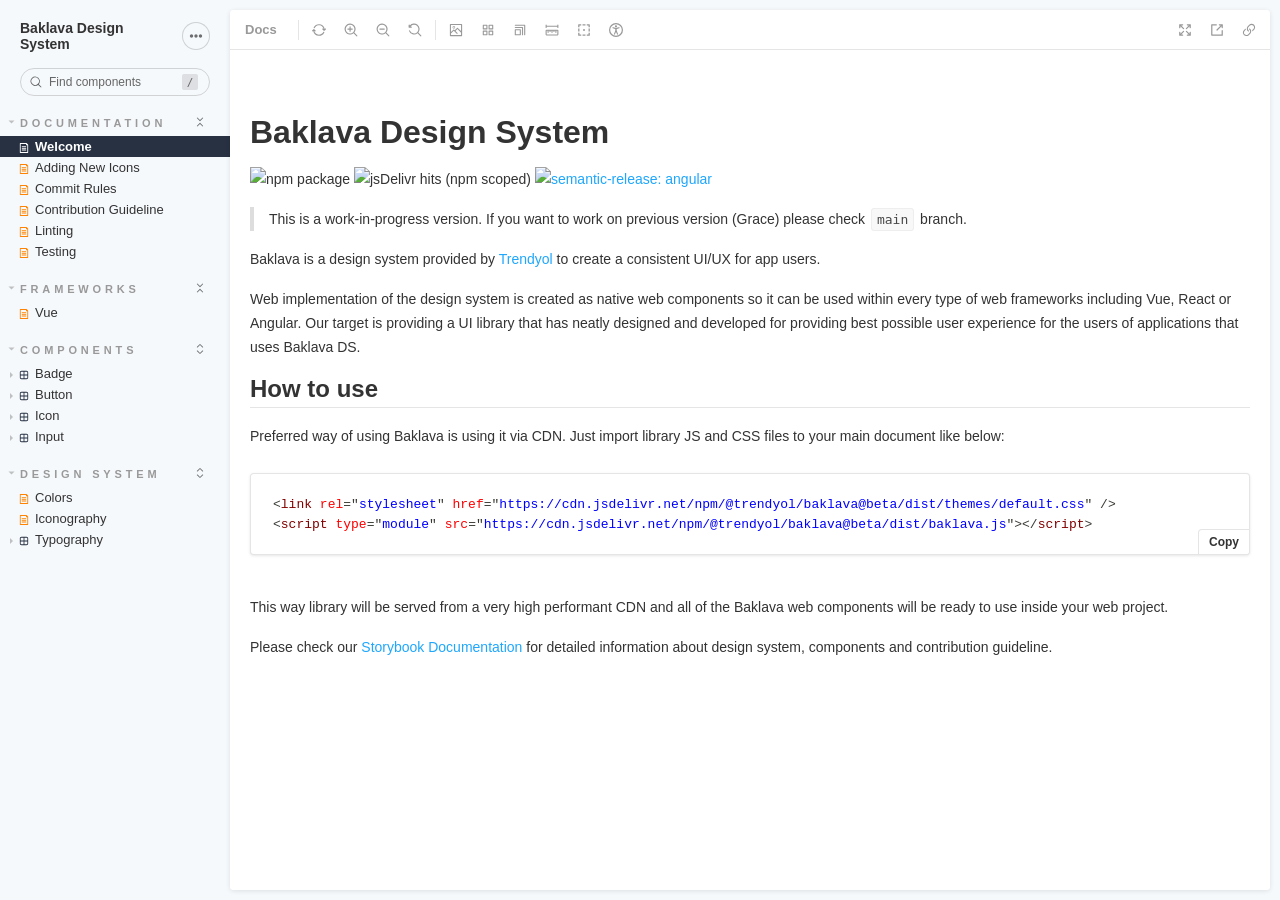
<file: index.html>
<!doctype html><html lang="en"><head><meta charset="utf-8"/><title>Webpack App</title><meta name="viewport" content="width=device-width,initial-scale=1"/><style>html, body {
    overflow: hidden;
    height: 100%;
    width: 100%;
    margin: 0;
    padding: 0;
  }

  * {
    box-sizing: border-box;
  }</style><script>/* globals window */
  /* eslint-disable no-underscore-dangle */
  try {
    if (window.top !== window) {
      window.__REACT_DEVTOOLS_GLOBAL_HOOK__ = window.top.__REACT_DEVTOOLS_GLOBAL_HOOK__;
    }
  } catch (e) {
    // eslint-disable-next-line no-console
    console.warn('unable to connect to top frame for connecting dev tools');
  }

  window.onerror = function onerror(message, source, line, column, err) {
    if (window.CONFIG_TYPE !== 'DEVELOPMENT') return;
    // eslint-disable-next-line no-var, vars-on-top
    var xhr = new window.XMLHttpRequest();
    xhr.open('POST', '/runtime-error');
    xhr.setRequestHeader('Content-Type', 'application/json;charset=UTF-8');
    xhr.send(
      JSON.stringify({
        /* eslint-disable object-shorthand */
        message: message,
        source: source,
        line: line,
        column: column,
        error: err && { message: err.message, name: err.name, stack: err.stack },
        origin: 'manager',
        /* eslint-enable object-shorthand */
      })
    );
  };</script><style>#root[hidden],
      #docs-root[hidden] {
        display: none !important;
      }</style></head><body><div id="root"></div><div id="docs-root"></div><script>window['CONFIG_TYPE'] = "PRODUCTION";
          
      
          
            window['LOGLEVEL'] = "info";
          
      
          
            window['FEATURES'] = {"postcss":false,"emotionAlias":false,"warnOnLegacyHierarchySeparator":true,"buildStoriesJson":true,"storyStoreV7":false,"modernInlineRender":false,"breakingChangesV7":false,"interactionsDebugger":true,"babelModeV7":false,"argTypeTargetsV7":false,"previewMdx2":false};
          
      
          
      
          
      
          
            window['DOCS_MODE'] = false;</script><script src="runtime~main.476c1a073f520f8c9773.manager.bundle.js"></script><script src="vendors~main.36faa65dfbc153fd3d54.manager.bundle.js"></script><script src="main.d59a8a608af8805299bd.manager.bundle.js"></script></body></html>
</file>
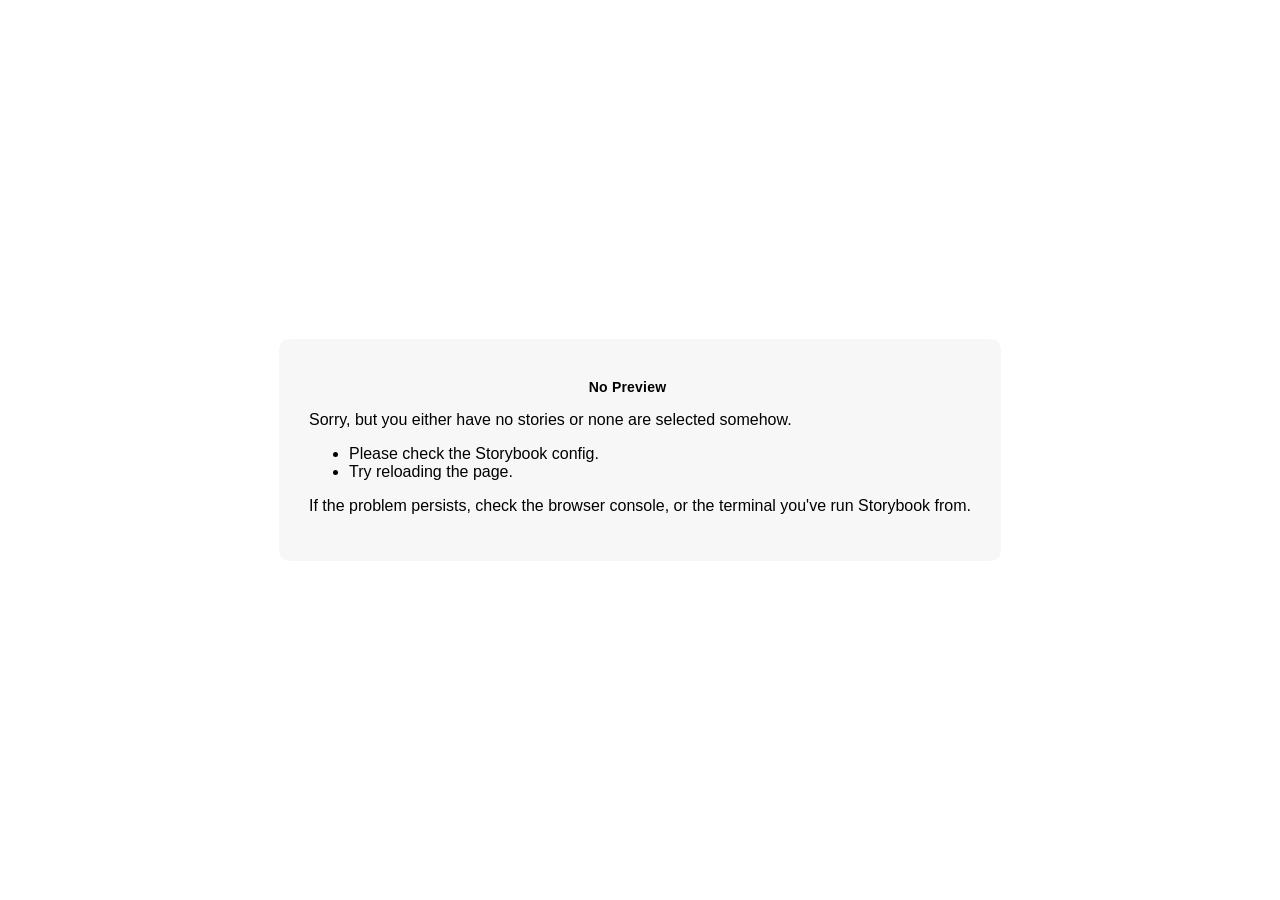
<file: iframe.html>
<!doctype html><html lang="en"><head><meta charset="utf-8"><title>Webpack App</title><meta name="viewport" content="width=device-width,initial-scale=1"><base target="_parent"><style>/* While we aren't showing the main block yet, but still preparing, we want everything the user
     has rendered, which may or may not be in #root, to be display none */
  .sb-show-preparing-story:not(.sb-show-main) > :not(.sb-preparing-story) {
    display: none;
  }

  .sb-show-preparing-docs:not(.sb-show-main) > :not(.sb-preparing-docs) {
    display: none;
  }

  /* Hide our own blocks when we aren't supposed to be showing them */
  :not(.sb-show-preparing-story) > .sb-preparing-story,
  :not(.sb-show-preparing-docs) > .sb-preparing-docs,
  :not(.sb-show-nopreview) > .sb-nopreview,
  :not(.sb-show-errordisplay) > .sb-errordisplay {
    display: none;
  }

  .sb-show-main.sb-main-centered {
    margin: 0;
    display: flex;
    align-items: center;
    min-height: 100vh;
  }

  .sb-show-main.sb-main-centered #root {
    box-sizing: border-box;
    margin: auto;
    padding: 1rem;
    max-height: 100%; /* Hack for centering correctly in IE11 */
  }

  /* Vertical centering fix for IE11 */
  @media screen and (-ms-high-contrast: none), (-ms-high-contrast: active) {
    .sb-show-main.sb-main-centered:after {
      content: '';
      min-height: inherit;
      font-size: 0;
    }
  }

  .sb-show-main.sb-main-fullscreen {
    margin: 0;
    padding: 0;
    display: block;
  }

  .sb-show-main.sb-main-padded {
    margin: 0;
    padding: 1rem;
    display: block;
    box-sizing: border-box;
  }

  .sb-wrapper {
    position: fixed;
    top: 0;
    bottom: 0;
    left: 0;
    right: 0;
    padding: 20px;
    font-family: 'Nunito Sans', -apple-system, '.SFNSText-Regular', 'San Francisco',
      BlinkMacSystemFont, 'Segoe UI', 'Helvetica Neue', Helvetica, Arial, sans-serif;
    -webkit-font-smoothing: antialiased;
    overflow: auto;
  }

  .sb-heading {
    font-size: 14px;
    font-weight: 600;
    letter-spacing: 0.2px;
    margin: 10px 0;
    padding-right: 25px;
  }

  .sb-nopreview {
    display: flex;
    align-content: center;
    justify-content: center;
  }

  .sb-nopreview_main {
    margin: auto;
    padding: 30px;
    border-radius: 10px;
    background: rgba(0, 0, 0, 0.03);
  }

  .sb-nopreview_heading {
    text-align: center;
  }

  .sb-errordisplay {
    border: 20px solid rgb(187, 49, 49);
    background: #222;
    color: #fff;
    z-index: 999999;
  }

  .sb-errordisplay_code {
    padding: 10px;
    background: #000;
    color: #eee;
    font-family: 'Operator Mono', 'Fira Code Retina', 'Fira Code', 'FiraCode-Retina', 'Andale Mono',
      'Lucida Console', Consolas, Monaco, monospace;
  }

  .sb-errordisplay pre {
    white-space: pre-wrap;
  }

  @-webkit-keyframes sb-rotate360 {
    from {
      transform: rotate(0deg);
    }
    to {
      transform: rotate(360deg);
    }
  }
  @keyframes sb-rotate360 {
    from {
      transform: rotate(0deg);
    }
    to {
      transform: rotate(360deg);
    }
  }
  @-webkit-keyframes sb-glow {
    0%,
    100% {
      opacity: 1;
    }
    50% {
      opacity: 0.4;
    }
  }
  @keyframes sb-glow {
    0%,
    100% {
      opacity: 1;
    }
    50% {
      opacity: 0.4;
    }
  }

  /* We display the preparing loaders *over* the rendering story */
  .sb-preparing-story,
  .sb-preparing-docs {
    background-color: white;
    /* Maximum possible z-index. It would be better to use stacking contexts to ensure it's always
    on top, but this isn't possible as it would require making CSS changes that could affect user code */
    z-index: 2147483647;
  }

  .sb-loader {
    -webkit-animation: sb-rotate360 0.7s linear infinite;
    animation: sb-rotate360 0.7s linear infinite;
    border-color: rgba(97, 97, 97, 0.29);
    border-radius: 50%;
    border-style: solid;
    border-top-color: #646464;
    border-width: 2px;
    display: inline-block;
    height: 32px;
    left: 50%;
    margin-left: -16px;
    margin-top: -16px;
    mix-blend-mode: difference;
    overflow: hidden;
    position: absolute;
    top: 50%;
    transition: all 200ms ease-out;
    vertical-align: top;
    width: 32px;
    z-index: 4;
  }

  .sb-previewBlock {
    background: #fff;
    border: 1px solid rgba(0, 0, 0, 0.1);
    border-radius: 4px;
    box-shadow: rgba(0, 0, 0, 0.1) 0 1px 3px 0;
    margin: 25px auto 40px;
    max-width: 600px;
  }

  .sb-previewBlock_header {
    align-items: center;
    box-shadow: rgba(0, 0, 0, 0.1) 0 -1px 0 0 inset;
    display: flex;
    gap: 14px;
    height: 40px;
    padding: 0 12px;
  }

  .sb-previewBlock_icon {
    -webkit-animation: sb-glow 1.5s ease-in-out infinite;
    animation: sb-glow 1.5s ease-in-out infinite;
    background: #e6e6e6;
    height: 14px;
    width: 14px;
  }
  .sb-previewBlock_icon:last-child {
    margin-left: auto;
  }

  .sb-previewBlock_body {
    -webkit-animation: sb-glow 1.5s ease-in-out infinite;
    animation: sb-glow 1.5s ease-in-out infinite;
    height: 182px;
    position: relative;
  }

  .sb-argstableBlock {
    border-collapse: collapse;
    border-spacing: 0;
    font-size: 13px;
    line-height: 20px;
    margin: 25px auto 40px;
    max-width: 600px;
    text-align: left;
    width: 100%;
  }
  .sb-argstableBlock th:first-of-type,
  .sb-argstableBlock td:first-of-type {
    padding-left: 20px;
  }
  .sb-argstableBlock th:nth-of-type(2),
  .sb-argstableBlock td:nth-of-type(2) {
    width: 35%;
  }
  .sb-argstableBlock th:nth-of-type(3),
  .sb-argstableBlock td:nth-of-type(3) {
    width: 15%;
  }
  .sb-argstableBlock th:laste-of-type,
  .sb-argstableBlock td:laste-of-type {
    width: 25%;
    padding-right: 20px;
  }
  .sb-argstableBlock th span,
  .sb-argstableBlock td span {
    -webkit-animation: sb-glow 1.5s ease-in-out infinite;
    animation: sb-glow 1.5s ease-in-out infinite;
    background-color: rgba(0, 0, 0, 0.1);
    border-radius: 0;
    box-shadow: none;
    color: transparent;
  }
  .sb-argstableBlock th {
    padding: 10px 15px;
  }

  .sb-argstableBlock-body {
    border-radius: 4px;
    box-shadow: rgba(0, 0, 0, 0.1) 0 1px 3px 1px, rgba(0, 0, 0, 0.065) 0 0 0 1px;
  }
  .sb-argstableBlock-body tr {
    background: transparent;
    overflow: hidden;
  }
  .sb-argstableBlock-body tr:not(:first-child) {
    border-top: 1px solid #e6e6e6;
  }
  .sb-argstableBlock-body tr:first-child td:first-child {
    border-top-left-radius: 4px;
  }
  .sb-argstableBlock-body tr:first-child td:last-child {
    border-top-right-radius: 4px;
  }
  .sb-argstableBlock-body tr:last-child td:first-child {
    border-bottom-left-radius: 4px;
  }
  .sb-argstableBlock-body tr:last-child td:last-child {
    border-bottom-right-radius: 4px;
  }
  .sb-argstableBlock-body td {
    background: #fff;
    padding-bottom: 10px;
    padding-top: 10px;
    vertical-align: top;
  }
  .sb-argstableBlock-body td:not(:first-of-type) {
    padding-left: 15px;
    padding-right: 15px;
  }
  .sb-argstableBlock-body button {
    -webkit-animation: sb-glow 1.5s ease-in-out infinite;
    animation: sb-glow 1.5s ease-in-out infinite;
    background-color: rgba(0, 0, 0, 0.1);
    border: 0;
    border-radius: 0;
    box-shadow: none;
    color: transparent;
    display: inline;
    font-size: 12px;
    line-height: 1;
    padding: 10px 16px;
  }

  .sb-argstableBlock-summary {
    margin-top: 4px;
  }

  .sb-argstableBlock-code {
    margin-right: 4px;
    margin-bottom: 4px;
    padding: 2px 5px;
  }</style><script>/* globals window */
  /* eslint-disable no-underscore-dangle */
  try {
    if (window.top !== window) {
      window.__REACT_DEVTOOLS_GLOBAL_HOOK__ = window.top.__REACT_DEVTOOLS_GLOBAL_HOOK__;
      window.__VUE_DEVTOOLS_GLOBAL_HOOK__ = window.top.__VUE_DEVTOOLS_GLOBAL_HOOK__;
      window.top.__VUE_DEVTOOLS_CONTEXT__ = window.document;
    }
  } catch (e) {
    // eslint-disable-next-line no-console
    console.warn('unable to connect to top frame for connecting dev tools');
  }

  window.onerror = function onerror(message, source, line, column, err) {
    if (window.CONFIG_TYPE !== 'DEVELOPMENT') return;
    // eslint-disable-next-line no-var, vars-on-top
    var xhr = new window.XMLHttpRequest();
    xhr.open('POST', '/runtime-error');
    xhr.setRequestHeader('Content-Type', 'application/json;charset=UTF-8');
    xhr.send(
      JSON.stringify({
        /* eslint-disable object-shorthand */
        message: message,
        source: source,
        line: line,
        column: column,
        error: err && { message: err.message, name: err.name, stack: err.stack },
        origin: 'preview',
        /* eslint-enable object-shorthand */
      })
    );
  };</script><link rel="stylesheet" href="./themes/default.css"><script type="module" src="./baklava.js"></script><style>.innerZoomElementWrapper > * {
        vertical-align: top;
    }</style><style>#root[hidden],
      #docs-root[hidden] {
        display: none !important;
      }</style></head><body><div class="sb-preparing-story sb-wrapper"><div class="sb-loader"></div></div><div class="sb-preparing-docs sb-wrapper"><div class="sb-previewBlock"><div class="sb-previewBlock_header"><div class="sb-previewBlock_icon"></div><div class="sb-previewBlock_icon"></div><div class="sb-previewBlock_icon"></div><div class="sb-previewBlock_icon"></div></div><div class="sb-previewBlock_body"><div class="sb-loader"></div></div></div><table aria-hidden="true" class="sb-argstableBlock"><thead class="sb-argstableBlock-head"><tr><th><span>Name</span></th><th><span>Description</span></th><th><span>Default</span></th><th><span>Control</span></th></tr></thead><tbody class="sb-argstableBlock-body"><tr><td><span>propertyName</span><span title="Required">*</span></td><td><div><span>This is a short description</span></div><div class="sb-argstableBlock-summary"><div><span class="sb-argstableBlock-code">summary</span></div></div></td><td><div><span class="sb-argstableBlock-code">defaultValue</span></div></td><td><button>Set string</button></td></tr><tr><td><span>propertyName</span><span>*</span></td><td><div><span>This is a short description</span></div><div class="sb-argstableBlock-summary"><div><span class="sb-argstableBlock-code">summary</span></div></div></td><td><div><span class="sb-argstableBlock-code">defaultValue</span></div></td><td><button>Set string</button></td></tr><tr><td><span>propertyName</span><span>*</span></td><td><div><span>This is a short description</span></div><div class="sb-argstableBlock-summary"><div><span class="sb-argstableBlock-code">summary</span></div></div></td><td><div><span class="sb-argstableBlock-code">defaultValue</span></div></td><td><button>Set string</button></td></tr></tbody></table></div><div class="sb-nopreview sb-wrapper"><div class="sb-nopreview_main"><h1 class="sb-nopreview_heading sb-heading">No Preview</h1><p>Sorry, but you either have no stories or none are selected somehow.</p><ul><li>Please check the Storybook config.</li><li>Try reloading the page.</li></ul><p>If the problem persists, check the browser console, or the terminal you've run Storybook from.</p></div></div><div class="sb-errordisplay sb-wrapper"><pre id="error-message" class="sb-heading"></pre><pre class="sb-errordisplay_code"><code id="error-stack"></code></pre></div><div id="root"></div><div id="docs-root"></div><script>window['CONFIG_TYPE'] = "PRODUCTION";
          
      
          
            window['LOGLEVEL'] = "info";
          
      
          
            window['FRAMEWORK_OPTIONS'] = {};
          
      
          
      
          
            window['FEATURES'] = {"postcss":false,"emotionAlias":false,"warnOnLegacyHierarchySeparator":true,"buildStoriesJson":true,"storyStoreV7":false,"modernInlineRender":false,"breakingChangesV7":false,"interactionsDebugger":true,"babelModeV7":false,"argTypeTargetsV7":false,"previewMdx2":false};
          
      
          
      
          
            window['STORIES'] = [{"titlePrefix":"","directory":".","files":"*.md","importPathMatcher":"^\\.[\\\\/](?:(?!\\.)(?=.)[^/]*?\\.md)$"},{"titlePrefix":"","directory":"./docs","files":"**/*.stories.mdx","importPathMatcher":"^\\.[\\\\/](?:docs(?:\\/(?!\\.)(?:(?:(?!(?:^|\\/)\\.).)*?)\\/|\\/|$)(?!\\.)(?=.)[^/]*?\\.stories\\.mdx)$"},{"titlePrefix":"","directory":"./src","files":"**/*.stories.mdx","importPathMatcher":"^\\.[\\\\/](?:src(?:\\/(?!\\.)(?:(?:(?!(?:^|\\/)\\.).)*?)\\/|\\/|$)(?!\\.)(?=.)[^/]*?\\.stories\\.mdx)$"}];</script><script src="runtime~main.0d20ff55.iframe.bundle.js"></script><script src="vendors~main.2d7a90da.iframe.bundle.js"></script><script src="main.86f734eb.iframe.bundle.js"></script></body></html>
</file>
<file: themes/default.css>
@font-face{font-family:RubikVariable;font-style:normal;font-display:swap;font-weight:300 900;src:url(../assets/rubik-cyrillic-variable-wghtOnly-normal.woff2) format("woff2");unicode-range:U+0301,U+0400-045F,U+0490-0491,U+04B0-04B1,U+2116}@font-face{font-family:RubikVariable;font-style:normal;font-display:swap;font-weight:300 900;src:url(../assets/rubik-cyrillic-ext-variable-wghtOnly-normal.woff2) format("woff2");unicode-range:U+0460-052F,U+1C80-1C88,U+20B4,U+2DE0-2DFF,U+A640-A69F,U+FE2E-FE2F}@font-face{font-family:RubikVariable;font-style:normal;font-display:swap;font-weight:300 900;src:url(../assets/rubik-hebrew-variable-wghtOnly-normal.woff2) format("woff2");unicode-range:U+0590-05FF,U+200C-2010,U+20AA,U+25CC,U+FB1D-FB4F}@font-face{font-family:RubikVariable;font-style:normal;font-display:swap;font-weight:300 900;src:url(../assets/rubik-latin-variable-wghtOnly-normal.woff2) format("woff2");unicode-range:U+0000-00FF,U+0131,U+0152-0153,U+02BB-02BC,U+02C6,U+02DA,U+02DC,U+2000-206F,U+2074,U+20AC,U+2122,U+2191,U+2193,U+2212,U+2215,U+FEFF,U+FFFD}@font-face{font-family:RubikVariable;font-style:normal;font-display:swap;font-weight:300 900;src:url(../assets/rubik-latin-ext-variable-wghtOnly-normal.woff2) format("woff2");unicode-range:U+0100-024F,U+0259,U+1E00-1EFF,U+2020,U+20A0-20AB,U+20AD-20CF,U+2113,U+2C60-2C7F,U+A720-A7FF}:root{--bl-color-primary: #f27a1a;--bl-color-primary-hover: #ef6114;--bl-color-secondary: #273142;--bl-color-secondary-hover: #0f131a;--bl-color-tertiary: #f1f2f7;--bl-color-tertiary-hover: #d5d9e1;--bl-color-success: #0bc15c;--bl-color-success-hover: #09a44e;--bl-color-danger: #ff5043;--bl-color-danger-hover: #ff3028;--bl-color-warning: #ffb600;--bl-color-warning-hover: #ff9800;--bl-color-alternative: #5794ff;--bl-color-alternative-hover: #3469ff;--bl-color-featured: #8c4eff;--bl-color-featured-hover: #5e2eff;--bl-color-primary-background: #fff;--bl-color-accent-primary-background: #fef2e8;--bl-color-secondary-background: #f1f2f7;--bl-color-tertiary-background: #f7f7fa;--bl-color-success-background: #e7f9ef;--bl-color-danger-background: #ffeeec;--bl-color-warning-background: #fff8e6;--bl-color-alternative-background: #eef4ff;--bl-color-featured-background: #f4edff;--bl-color-content-primary: #273142;--bl-color-content-secondary: #6e7787;--bl-color-content-tertiary: #95a1b5;--bl-color-content-passive: #afbbca;--bl-color-border: #d5d9e1;--bl-size-4xs: .125rem;--bl-size-3xs: .25rem;--bl-size-2xs: .5rem;--bl-size-xs: .75rem;--bl-size-s: .875rem;--bl-size-m: 1rem;--bl-size-l: 1.25rem;--bl-size-xl: 1.5rem;--bl-size-2xl: 2rem;--bl-size-3xl: 2.5rem;--bl-size-4xl: 3rem;--bl-size-5xl: 4rem;--bl-size-6xl: 5rem;--bl-font-family: "RubikVariable", sans-serif;--bl-font-weight-light: 300;--bl-font-weight-regular: 400;--bl-font-weight-medium: 500;--bl-font-weight-semibold: 600;--bl-font-weight-bold: 700;--bl-font-size-2xs: .5rem;--bl-font-size-xs: .625rem;--bl-font-size-s: .75rem;--bl-font-size-m: .875rem;--bl-font-size-l: 1rem;--bl-font-size-xl: 1.25rem;--bl-font-size-2xl: 1.5rem;--bl-font-size-3xl: 1.75rem;--bl-font-size-4xl: 2rem;--bl-font-size-5xl: 3rem;--bl-font-size-6xl: 4rem;--bl-font-display-1: var(--bl-font-weight-bold) var(--bl-font-size-6xl) var(--bl-font-family);--bl-font-display-2: var(--bl-font-size-5xl) var(--bl-font-family);--bl-font-display-2-light: var(--bl-font-weight-light) var(--bl-font-display-2);--bl-font-display-2-regular: var(--bl-font-weight-regular) var(--bl-font-display-2);--bl-font-display-2-medium: var(--bl-font-weight-medium) var(--bl-font-display-2);--bl-font-display-2-semibold: var(--bl-font-weight-semibold) var(--bl-font-display-2);--bl-font-display-2-bold: var(--bl-font-weight-bold) var(--bl-font-display-2);--bl-font-title-1: var(--bl-font-size-xl) var(--bl-font-family);--bl-font-title-1-regular: var(--bl-font-weight-regular) var(--bl-font-title-1);--bl-font-title-1-medium: var(--bl-font-weight-medium) var(--bl-font-title-1);--bl-font-title-1-semibold: var(--bl-font-weight-semibold) var(--bl-font-title-1);--bl-font-title-1-bold: var(--bl-font-weight-bold) var(--bl-font-title-1);--bl-font-title-2: var(--bl-font-size-l) var(--bl-font-family);--bl-font-title-2-regular: var(--bl-font-weight-regular) var(--bl-font-title-2);--bl-font-title-2-medium: var(--bl-font-weight-medium) var(--bl-font-title-2);--bl-font-title-2-semibold: var(--bl-font-weight-semibold) var(--bl-font-title-2);--bl-font-title-2-bold: var(--bl-font-weight-bold) var(--bl-font-title-2);--bl-font-title-3: var(--bl-font-size-m) var(--bl-font-family);--bl-font-title-3-regular: var(--bl-font-weight-regular) var(--bl-font-title-3);--bl-font-title-3-medium: var(--bl-font-weight-medium) var(--bl-font-title-3);--bl-font-title-3-semibold: var(--bl-font-weight-semibold) var(--bl-font-title-3);--bl-font-title-3-bold: var(--bl-font-weight-bold) var(--bl-font-title-3);--bl-font-title-4: var(--bl-font-size-s) var(--bl-font-family);--bl-font-title-4-regular: var(--bl-font-weight-regular) var(--bl-font-title-4);--bl-font-title-4-medium: var(--bl-font-weight-medium) var(--bl-font-title-4);--bl-font-title-4-semibold: var(--bl-font-weight-semibold) var(--bl-font-title-4);--bl-font-title-4-bold: var(--bl-font-weight-bold) var(--bl-font-title-4);--bl-font-form-label: var(--bl-font-weight-medium) var(--bl-font-size-xs) var(--bl-font-family);--bl-font-caption-small-text: var(--bl-font-weight-bold) var(--bl-font-size-2xs) var(--bl-font-family);--bl-font-caption-text: var(--bl-font-weight-regular) var(--bl-font-size-s) var(--bl-font-family);--bl-font-caption-medium: var(--bl-font-weight-medium) var(--bl-font-size-s) var(--bl-font-family);--bl-font-caption-long-text: var(--bl-font-weight-regular) var(--bl-font-size-s) var(--bl-font-family)}:not(:defined){visibility:hidden}
/*# sourceMappingURL=default.css.map */
</file>
